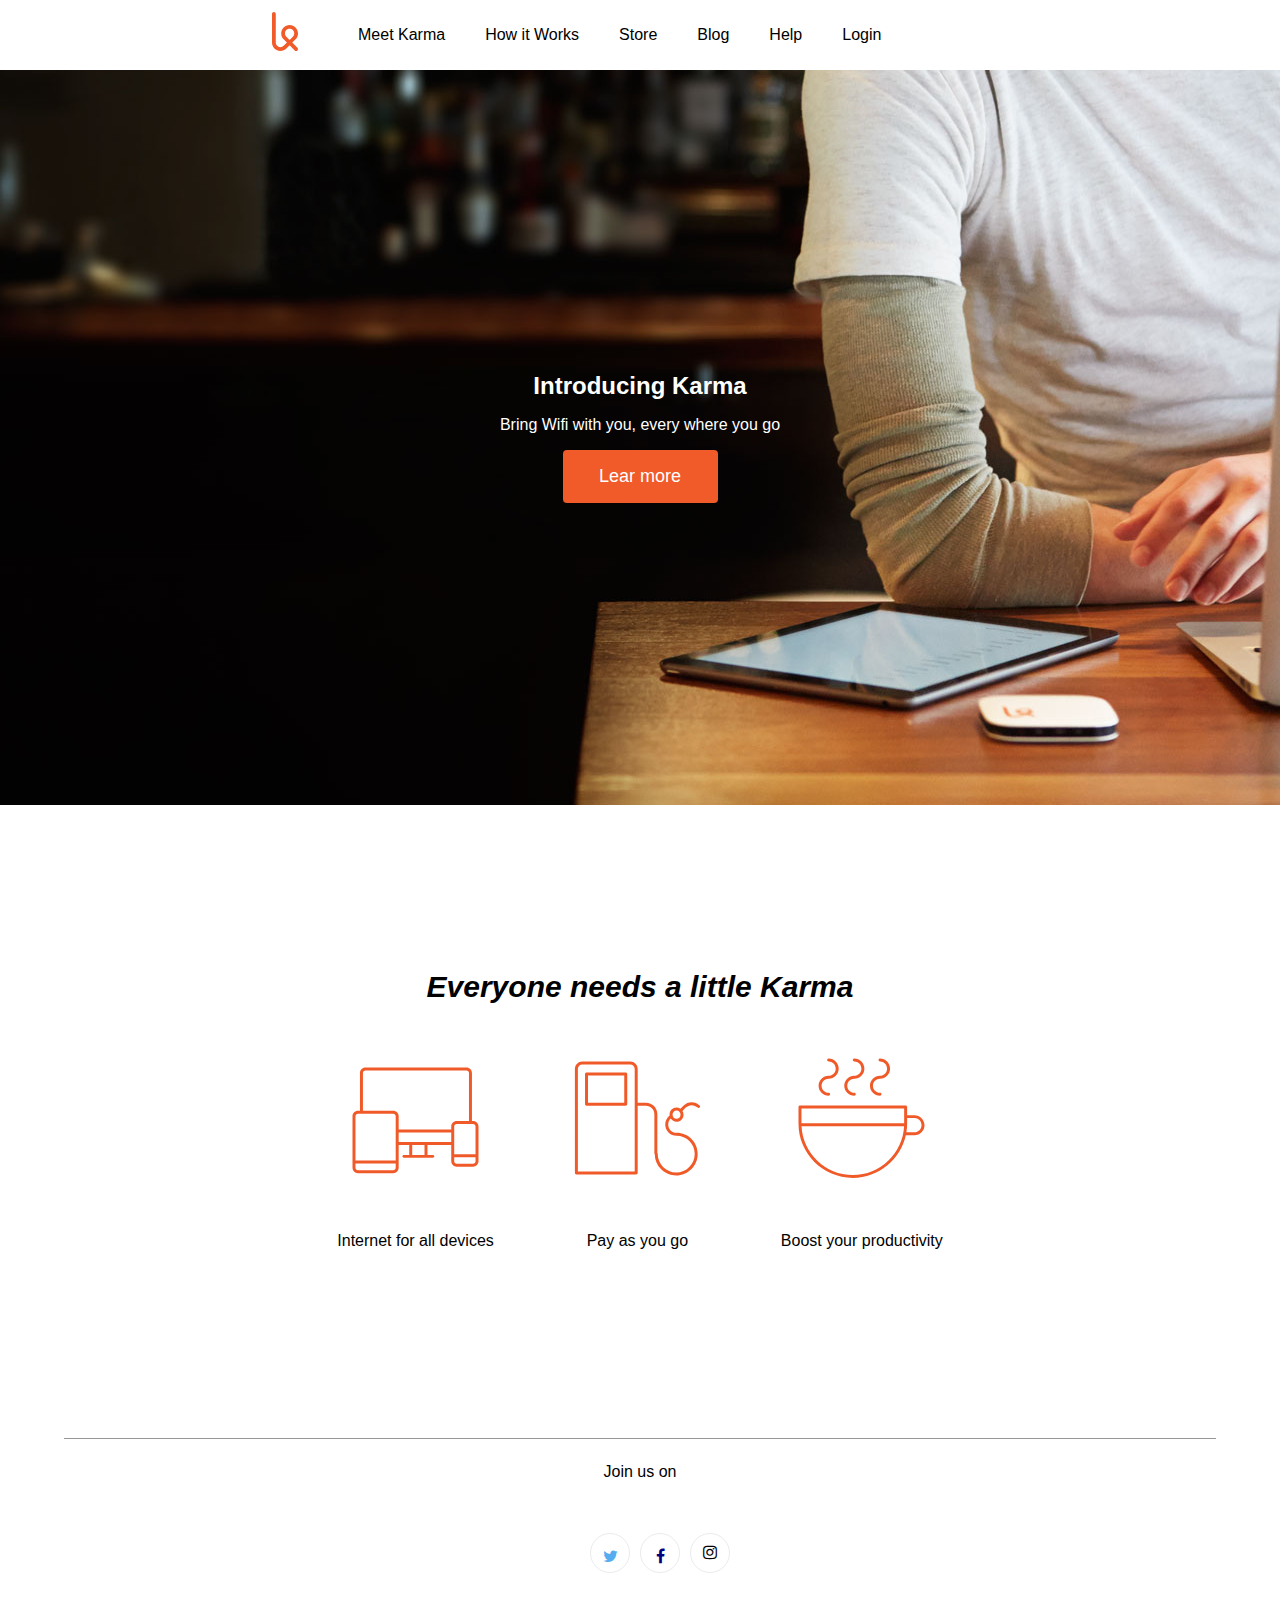
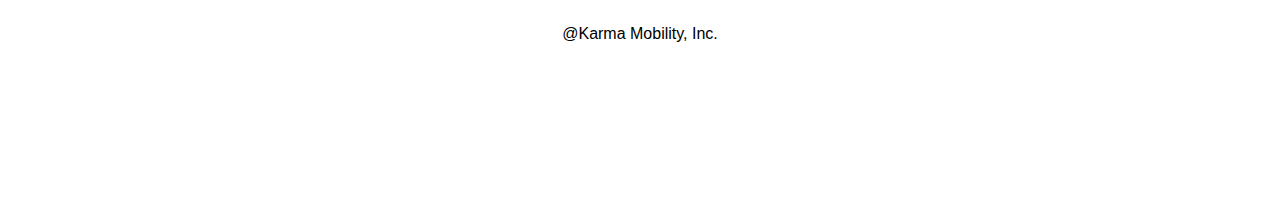
<file: index.html>
<!DOCTYPE html>
<html lang="en">

<head>
    <meta charset="utf-8">

    <meta name='viewport' content='width=device-width, initial-scale=1.0, maximum-scale=1.0, user-scalable=0' />
    <title>Migracode-Barcelona/html-css-git-exercises: HTML, CSS and Git exercises for CodeYourFuture</title>
    <link href="https://stackpath.bootstrapcdn.com/font-awesome/4.7.0/css/font-awesome.min.css" rel="stylesheet">
    <link href="//maxcdn.bootstrapcdn.com/font-awesome/4.2.0/css/font-awesome.min.css" rel="stylesheet">
    <meta name="description" content="HTML, CSS and Git exercises for CodeYourFuture. Contribute to Migracode-Barcelona/html-css-git-exercises development by creating an account on GitHub.">
    <link rel="stylesheet" href="clonAG.css">
</head>

<body>

    <header>
        <nav>
            <h1>
                <span>Karma</span>
                <img src="img/karma-logo.svg" alt="Karma logo" />
            </h1>

            <ul>
                <li><a herf="">Meet Karma</a></li>
                <li><a herf="">How it Works</a></li>
                <li><a herf="">Store</a></li>
                <li><a herf="">Blog</a></li>
                <li><a herf="">Help</a></li>
                <li><a herf="">Login</a></li>
            </ul>
        </nav>
    </header>

    <main>
        <section class="introducing">
            <h2>Introducing Karma</h2>
            <p> Bring Wifi with you, every where you go</p>

            <button class="section-button"> Lear more </button>
        </section>

        <section class="benefits">
            <h2 class="benefits-title"> Everyone needs a little Karma</h2>

            <div class="need-karma__box-img">
                <figure>
                    <img src="img/icon-devices.svg" alt="icon-devices" />
                    <figcaption> Internet for all devices </figcaption>
                </figure>
                <figure>
                    <img src="img/icon-refill.svg" alt="icon-refill" />
                    <figcaption> Pay as you go </figcaption>
                </figure>
                <figure>
                    <img src="img/icon-coffee.svg" alt="icon-coffee" />
                    <figcaption> Boost your productivity </figcaption>
                </figure>

            </div>
        </section>
    </main>

    <footer>
        <hr style="border-color:#eaebec; width: 90%;">

        <p> Join us on </p>
        <ul class="icons">

            <li>
                <i class="fa fa-twitter"></i>
            </li>
            <li>
                <i class="fa fa-facebook"></i>
            </li>
            <li>
                <i class="fa fa-instagram"></i>
            </li>
        </ul>

        <p> @Karma Mobility, Inc.</p>
    </footer>

</body>

</html>
</file>
<file: clonAG.css>
* {
        box-sizing: border-box;
    }
    
    body {
        margin: 0;
        padding: 0;
    }
    
    body {
        font-family: 'Roboto', sans-serif;
        -webkit-font-smoothing: antialiased;
    }
    
    header {
        height: 4.375rem;
        background-color: white;
        padding-left: 20px;
        position: sticky;
        display: flex;
        justify-content: center;
    }
    
    header nav {
        display: flex;
        align-items: center;
        width: 60%;
    }
    
    header h1 {
        margin: 0;
    }
    
    header span {
        display: none;
    }
    
    header img {
        width: 26px;
    }
    
    header ul {
        display: flex;
        list-style: none;
    }
    
    header li {
        display: inline-block;
        margin: 20px;
        justify-content: center;
        align-items: center;
    }
    
    section h2 {
        margin: 0;
    }
    
    .introducing {
        background-size: cover;
        background-position: center;
        background-image: url(./img/first-background.jpg);
        min-height: 400px;
        color: white;
        display: flex;
        flex-direction: column;
        justify-content: center;
        align-items: center;
        height: 45.938rem;
    }
    
    .section-button {
        width: 9.688rem;
        background-color: #f15a29;
        border-color: #f15a29;
        text-shadow: none;
        border-style: none;
        border-radius: 4px;
        padding: 1rem 1.5rem;
        color: white;
        font-size: 1.125rem;
    }
    
    .benefits {
        background-color: white;
        padding: 130px 0;
    }
    
    @media screen and (min-width: 700px) {
        .benefits div {
            display: flex;
            justify-content: center;
        }
    }
    
    .need-karma__box-img {
        display: flex;
        align-items: center;
    }
    
    .benefits-title {
        display: flex;
        flex-direction: column;
        justify-content: center;
        align-items: center;
        padding: 35px;
        font-size: 30px;
        font-style: italic;
    }
    
    figure {
        display: flex;
        flex-direction: column;
        align-items: center;
        margin-bottom: 50px;
    }
    
    figure img {
        margin-bottom: 50px;
        width: 127px;
    }
    
    footer {
        background-color: white;
        display: flex;
        flex-direction: column;
        align-items: center;
        padding-bottom: 150px;
    }
    
    footer hr {
        border-color: #eaebec;
        width: 90%;
        border-width: 1px 0 0 0;
    }
    
    .icons {
        list-style: none;
        display: flex;
    }
    
    .icons>li {
        border-radius: 1.25rem;
        width: 2.5rem;
        height: 2.5rem;
        display: inline-block;
        margin: 1.25rem 5px;
        border: 1px solid #eaebec;
        padding: 0.625rem 0;
        text-align: center;
    }
    
    .fa-twitter {
        color: #55acee;
        border-radius: 5.0rem;
        text-align: left;
        display: inline-block;
        margin: 4px 2px;
        cursor: pointer;
    }
    
    .fa-facebook {
        color: navy;
        border-radius: 5.0rem;
        text-align: left;
        display: inline-block;
        margin: 4px 2px;
        cursor: pointer;
    }
    
    .fa.instagram {
        color: red;
        border-radius: 5.0rem;
        text-align: left;
        display: inline-block;
        margin: 4px 2px;
        cursor: pointer;
    }
</file>
